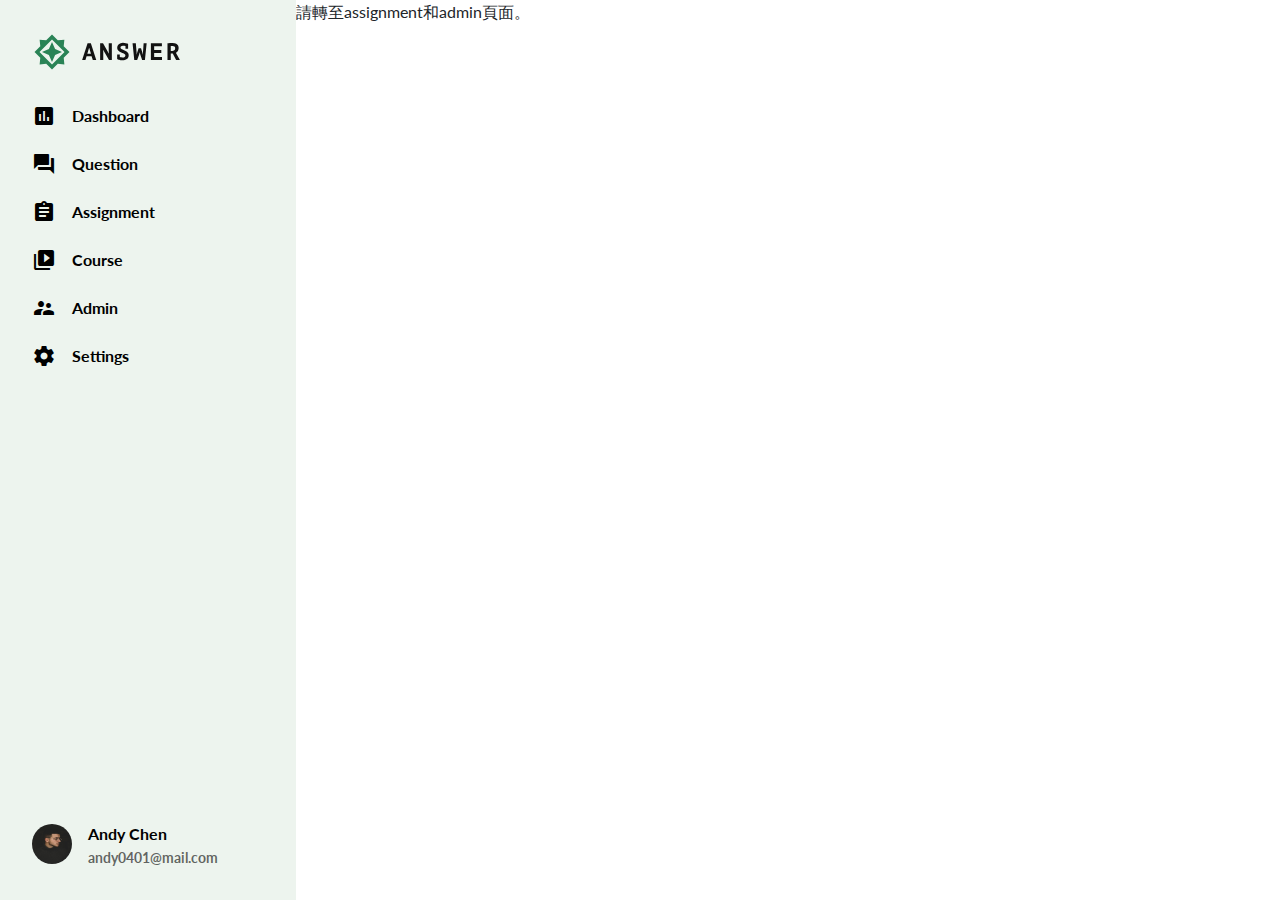
<file: index.html>
<!DOCTYPE html>
<html lang="en">

<head>
  <meta charset="UTF-8" />
  <meta name="viewport" content="width=device-width, initial-scale=1.0" />
  <meta http-equiv="X-UA-Compatible" content="ie=edge" />
  <title>首頁</title>
  <!-- Material Icon -->
  <link href="https://fonts.googleapis.com/icon?family=Material+Icons" rel="stylesheet" />
  <!-- bootstrap 4 css-->
  <link rel="stylesheet" href="https://cdnjs.cloudflare.com/ajax/libs/twitter-bootstrap/4.4.1/css/bootstrap.css" />
  <!-- css file -->
  <link rel="stylesheet" href="./assets/style/all.css" />
</head>

<body>
  <div class="wrap d-flex">
    <!-- 左邊選單區塊 -->
    <nav class="sideBar">
      <div class="container d-flex flex-column justify-content-between">
        <div class="sideBar-header">
          <h1 class="logo mb-2">
            <a href="index.html">
              <img src="assets/images/logo-ANSWER.svg" alt="" />
            </a>
          </h1>
          <ul class="sideBar-list list-unstyled">
            <li class="sideBar-list-item">
              <a href="#"><i class="material-icons">insert_chart</i>Dashboard</a>
            </li>
            <li class="sideBar-list-item">
              <a href="#"><i class="material-icons">forum</i>Question</a>
            </li>
            <li class="sideBar-list-item">
              <a href="assignment.html"><i class="material-icons">assignment</i>Assignment</a>
            </li>
            <li class="sideBar-list-item">
              <a href="#"><i class="material-icons">video_library</i>Course</a>
            </li>
            <li class="sideBar-list-item">
              <a href="admin.html"><i class="material-icons">supervisor_account</i>Admin</a>
            </li>
            <li class="sideBar-list-item">
              <a href="#"><i class="material-icons">settings</i>Settings</a>
            </li>
          </ul>
        </div>
        <div class="sideBar-footer">
          <div class="account media">
            <img src="assets/images/andychen.jpeg" class="accountPhoto mr-3" alt="..." />
            <div class="media-body">
              <h5 class="mt-0">Andy Chen</h5>
              andy0401@mail.com
            </div>
          </div>
        </div>
      </div>
    </nav>

    <main>
  請轉至assignment和admin頁面。
</main>
  </div>

  <script src="./assets/js/vendors.js"></script>
  <!-- bootstrap 4 js-->
  <script src="https://cdnjs.cloudflare.com/ajax/libs/popper.js/1.14.6/umd/popper.min.js"
    integrity="sha384-wHAiFfRlMFy6i5SRaxvfOCifBUQy1xHdJ/yoi7FRNXMRBu5WHdZYu1hA6ZOblgut"
    crossorigin="anonymous"></script>
  <script src="https://stackpath.bootstrapcdn.com/bootstrap/4.2.1/js/bootstrap.min.js"
    integrity="sha384-B0UglyR+jN6CkvvICOB2joaf5I4l3gm9GU6Hc1og6Ls7i6U/mkkaduKaBhlAXv9k"
    crossorigin="anonymous"></script>
  <script src="./assets/js/all.js"></script>
</body>

</html>
</file>
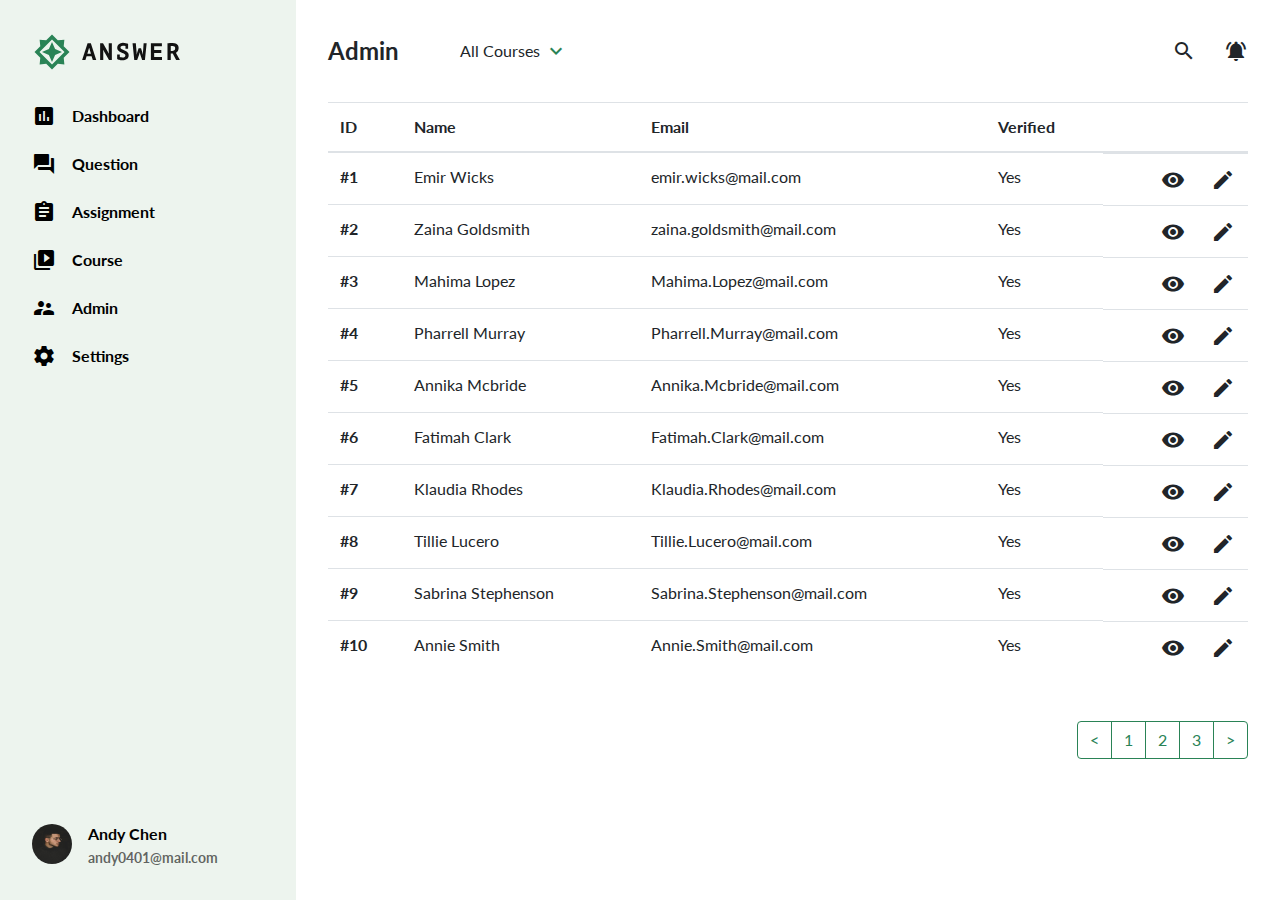
<file: admin.html>
<!DOCTYPE html>
<html lang="en">

<head>
  <meta charset="UTF-8" />
  <meta name="viewport" content="width=device-width, initial-scale=1.0" />
  <meta http-equiv="X-UA-Compatible" content="ie=edge" />
  <title>admin</title>
  <!-- Material Icon -->
  <link href="https://fonts.googleapis.com/icon?family=Material+Icons" rel="stylesheet" />
  <!-- bootstrap 4 css-->
  <link rel="stylesheet" href="https://cdnjs.cloudflare.com/ajax/libs/twitter-bootstrap/4.4.1/css/bootstrap.css" />
  <!-- css file -->
  <link rel="stylesheet" href="./assets/style/all.css" />
</head>

<body>
  <div class="wrap d-flex">
    <!-- 左邊選單區塊 -->
    <nav class="sideBar">
      <div class="container d-flex flex-column justify-content-between">
        <div class="sideBar-header">
          <h1 class="logo mb-2">
            <a href="index.html">
              <img src="assets/images/logo-ANSWER.svg" alt="" />
            </a>
          </h1>
          <ul class="sideBar-list list-unstyled">
            <li class="sideBar-list-item">
              <a href="#"><i class="material-icons">insert_chart</i>Dashboard</a>
            </li>
            <li class="sideBar-list-item">
              <a href="#"><i class="material-icons">forum</i>Question</a>
            </li>
            <li class="sideBar-list-item">
              <a href="assignment.html"><i class="material-icons">assignment</i>Assignment</a>
            </li>
            <li class="sideBar-list-item">
              <a href="#"><i class="material-icons">video_library</i>Course</a>
            </li>
            <li class="sideBar-list-item">
              <a href="admin.html"><i class="material-icons">supervisor_account</i>Admin</a>
            </li>
            <li class="sideBar-list-item">
              <a href="#"><i class="material-icons">settings</i>Settings</a>
            </li>
          </ul>
        </div>
        <div class="sideBar-footer">
          <div class="account media">
            <img src="assets/images/andychen.jpeg" class="accountPhoto mr-3" alt="..." />
            <div class="media-body">
              <h5 class="mt-0">Andy Chen</h5>
              andy0401@mail.com
            </div>
          </div>
        </div>
      </div>
    </nav>

    
<main class="admin w-100">
  <div class="container">
    <!--主要內容上方區塊 -->
    <div class="assignment-header d-flex justify-content-between align-items-center">
      <div class="assignment-header-item d-flex align-items-center">
        <h2 class="mb-0 mr-48">Admin</h2>
        <div class="dropdown">
          <a class="btn pri-text" href="#" role="button" id="dropdownMenuLink" data-toggle="dropdown"
            aria-haspopup="true" aria-expanded="false">
            All Courses
            <i class="material-icons secondary-color">expand_more</i>
          </a>
          <div class="dropdown-menu" aria-labelledby="dropdownMenuLink">
            <a class="dropdown-item" href="#">Action</a>
            <a class="dropdown-item" href="#">Another action</a>
            <a class="dropdown-item" href="#">Something else here</a>
          </div>
        </div>
      </div>
      <div class="assignment-header-item">
        <i class="material-icons mr-24">search</i>
        <i class="material-icons">notifications_active</i>
      </div>
    </div>
    <!-- 主要內容下方區塊 -->
    <table class="table mb-5">
      <thead>
        <tr>
          <th scope="col">ID</th>
          <th scope="col">Name</th>
          <th scope="col">Email</th>
          <th scope="col">Verified</th>
          <th scope="col"></th>
        </tr>
      </thead>
      <tbody>
        <tr>
          <th scope="row">#1</th>
          <td>Emir Wicks</td>
          <td>emir.wicks@mail.com</td>
          <td>Yes</td>
          <td class="d-flex justify-content-end">
            <div class="view">
              <!-- Button trigger modal -->
              <button type="button" class="btn p-0" data-toggle="modal" data-target="#exampleModalCenter">
                <i class="material-icons mr-24">remove_red_eye</i>
              </button>

              <!-- Modal -->
              <div class="modal fade" id="exampleModalCenter" tabindex="-1" role="dialog"
                aria-labelledby="exampleModalCenterTitle" aria-hidden="true">
                <div class="modal-dialog modal-dialog-centered" role="document">
                  <div class="modal-content p-3">
                    <div class="modal-header">
                      <div class="viewPhoto mr-24"></div>
                      <div class="view-content">
                        <p>#1</p>
                        <p>Admin</p>
                        <p class="h4"><b>Emir Wicks</b></p>
                        <small class="text-muted">emir.wicks@mail.com</small>
                      </div>
                      <button type="button" class="close" data-dismiss="modal" aria-label="Close">
                        <span aria-hidden="true">&times;</span>
                      </button>
                    </div>
                  </div>
                </div>
              </div>
            </div>
            <div class="edit">
              <!-- Button trigger modal -->
              <button type="button" class="btn p-0" data-toggle="modal" data-target="#exampleModal">
                <i class="material-icons">edit</i>
              </button>

              <!-- Modal -->
              <div class="modal fade" id="exampleModal" tabindex="-1" role="dialog" aria-labelledby="exampleModalLabel"
                aria-hidden="true">
                <div class="modal-dialog" role="document">
                  <div class="modal-content">
                    <div class="modal-header">
                      <h4 class="modal-title" id="exampleModalLabel"><b>Edit Admin</b></h4>
                      <button type="button" class="close" data-dismiss="modal" aria-label="Close">
                        <span aria-hidden="true">&times;</span>
                      </button>
                    </div>
                    <div class="modal-body">
                      <h5><b>Account</b></h5>
                      <label for="name">Name</label><br>
                      <input type="text" id="name" class="accountInfo w-100" placeholder="your name">
                      <label for="email">Email</label><br>
                      <input type="text" id="email" class="accountInfo w-100" placeholder="your e-mail">
                    </div>
                    <div class="modal-footer">
                      <button type="button" class="btn btn-outline-secondary cancel-btn"
                        data-dismiss="modal"><b>Cancel</b></button>
                      <button type="button" class="btn pri-btn"><b>Update</b></button>
                    </div>
                  </div>
                </div>
              </div>
            </div>
          </td>
        </tr>
        <tr>
          <th scope="row">#2</th>
          <td>Zaina Goldsmith</td>
          <td>zaina.goldsmith@mail.com</td>
          <td>Yes</td>
          <td class="d-flex justify-content-end">
            <div class="view">
              <!-- Button trigger modal -->
              <button type="button" class="btn p-0" data-toggle="modal" data-target="#exampleModalCenter">
                <i class="material-icons mr-24">remove_red_eye</i>
              </button>

              <!-- Modal -->
              <div class="modal fade" id="exampleModalCenter" tabindex="-1" role="dialog"
                aria-labelledby="exampleModalCenterTitle" aria-hidden="true">
                <div class="modal-dialog modal-dialog-centered" role="document">
                  <div class="modal-content p-3">
                    <div class="modal-header">
                      <div class="viewPhoto mr-24"></div>
                      <div class="view-content">
                        <p>#1</p>
                        <p>Admin</p>
                        <p class="h4"><b>Emir Wicks</b></p>
                        <small class="text-muted">emir.wicks@mail.com</small>
                      </div>
                      <button type="button" class="close" data-dismiss="modal" aria-label="Close">
                        <span aria-hidden="true">&times;</span>
                      </button>
                    </div>
                  </div>
                </div>
              </div>
            </div>
            <div class="edit">
              <!-- Button trigger modal -->
              <button type="button" class="btn p-0" data-toggle="modal" data-target="#exampleModal">
                <i class="material-icons">edit</i>
              </button>

              <!-- Modal -->
              <div class="modal fade" id="exampleModal" tabindex="-1" role="dialog" aria-labelledby="exampleModalLabel"
                aria-hidden="true">
                <div class="modal-dialog" role="document">
                  <div class="modal-content">
                    <div class="modal-header">
                      <h4 class="modal-title" id="exampleModalLabel"><b>Edit Admin</b></h4>
                      <button type="button" class="close" data-dismiss="modal" aria-label="Close">
                        <span aria-hidden="true">&times;</span>
                      </button>
                    </div>
                    <div class="modal-body">
                      <h5><b>Account</b></h5>
                      <label for="name">Name</label><br>
                      <input type="text" id="name" class="accountInfo w-100" placeholder="your name">
                      <label for="email">Email</label><br>
                      <input type="text" id="email" class="accountInfo w-100" placeholder="your e-mail">
                    </div>
                    <div class="modal-footer">
                      <button type="button" class="btn btn-outline-secondary cancel-btn"
                        data-dismiss="modal"><b>Cancel</b></button>
                      <button type="button" class="btn pri-btn"><b>Update</b></button>
                    </div>
                  </div>
                </div>
              </div>
            </div>
          </td>
        </tr>
        <tr>
          <th scope="row">#3</th>
          <td>Mahima Lopez</td>
          <td>Mahima.Lopez@mail.com</td>
          <td>Yes</td>
          <td class="d-flex justify-content-end">
            <div class="view">
              <!-- Button trigger modal -->
              <button type="button" class="btn p-0" data-toggle="modal" data-target="#exampleModalCenter">
                <i class="material-icons mr-24">remove_red_eye</i>
              </button>

              <!-- Modal -->
              <div class="modal fade" id="exampleModalCenter" tabindex="-1" role="dialog"
                aria-labelledby="exampleModalCenterTitle" aria-hidden="true">
                <div class="modal-dialog modal-dialog-centered" role="document">
                  <div class="modal-content p-3">
                    <div class="modal-header">
                      <div class="viewPhoto mr-24"></div>
                      <div class="view-content">
                        <p>#1</p>
                        <p>Admin</p>
                        <p class="h4"><b>Emir Wicks</b></p>
                        <small class="text-muted">emir.wicks@mail.com</small>
                      </div>
                      <button type="button" class="close" data-dismiss="modal" aria-label="Close">
                        <span aria-hidden="true">&times;</span>
                      </button>
                    </div>
                  </div>
                </div>
              </div>
            </div>
            <div class="edit">
              <!-- Button trigger modal -->
              <button type="button" class="btn p-0" data-toggle="modal" data-target="#exampleModal">
                <i class="material-icons">edit</i>
              </button>

              <!-- Modal -->
              <div class="modal fade" id="exampleModal" tabindex="-1" role="dialog" aria-labelledby="exampleModalLabel"
                aria-hidden="true">
                <div class="modal-dialog" role="document">
                  <div class="modal-content">
                    <div class="modal-header">
                      <h4 class="modal-title" id="exampleModalLabel"><b>Edit Admin</b></h4>
                      <button type="button" class="close" data-dismiss="modal" aria-label="Close">
                        <span aria-hidden="true">&times;</span>
                      </button>
                    </div>
                    <div class="modal-body">
                      <h5><b>Account</b></h5>
                      <label for="name">Name</label><br>
                      <input type="text" id="name" class="accountInfo w-100" placeholder="your name">
                      <label for="email">Email</label><br>
                      <input type="text" id="email" class="accountInfo w-100" placeholder="your e-mail">
                    </div>
                    <div class="modal-footer">
                      <button type="button" class="btn btn-outline-secondary cancel-btn"
                        data-dismiss="modal"><b>Cancel</b></button>
                      <button type="button" class="btn pri-btn"><b>Update</b></button>
                    </div>
                  </div>
                </div>
              </div>
            </div>
          </td>
        </tr>
        <tr>
          <th scope="row">#4</th>
          <td>Pharrell Murray</td>
          <td>Pharrell.Murray@mail.com</td>
          <td>Yes</td>
          <td class="d-flex justify-content-end">
            <div class="view">
              <!-- Button trigger modal -->
              <button type="button" class="btn p-0" data-toggle="modal" data-target="#exampleModalCenter">
                <i class="material-icons mr-24">remove_red_eye</i>
              </button>

              <!-- Modal -->
              <div class="modal fade" id="exampleModalCenter" tabindex="-1" role="dialog"
                aria-labelledby="exampleModalCenterTitle" aria-hidden="true">
                <div class="modal-dialog modal-dialog-centered" role="document">
                  <div class="modal-content p-3">
                    <div class="modal-header">
                      <div class="viewPhoto mr-24"></div>
                      <div class="view-content">
                        <p>#1</p>
                        <p>Admin</p>
                        <p class="h4"><b>Emir Wicks</b></p>
                        <small class="text-muted">emir.wicks@mail.com</small>
                      </div>
                      <button type="button" class="close" data-dismiss="modal" aria-label="Close">
                        <span aria-hidden="true">&times;</span>
                      </button>
                    </div>
                  </div>
                </div>
              </div>
            </div>
            <div class="edit">
              <!-- Button trigger modal -->
              <button type="button" class="btn p-0" data-toggle="modal" data-target="#exampleModal">
                <i class="material-icons">edit</i>
              </button>

              <!-- Modal -->
              <div class="modal fade" id="exampleModal" tabindex="-1" role="dialog" aria-labelledby="exampleModalLabel"
                aria-hidden="true">
                <div class="modal-dialog" role="document">
                  <div class="modal-content">
                    <div class="modal-header">
                      <h4 class="modal-title" id="exampleModalLabel"><b>Edit Admin</b></h4>
                      <button type="button" class="close" data-dismiss="modal" aria-label="Close">
                        <span aria-hidden="true">&times;</span>
                      </button>
                    </div>
                    <div class="modal-body">
                      <h5><b>Account</b></h5>
                      <label for="name">Name</label><br>
                      <input type="text" id="name" class="accountInfo w-100" placeholder="your name">
                      <label for="email">Email</label><br>
                      <input type="text" id="email" class="accountInfo w-100" placeholder="your e-mail">
                    </div>
                    <div class="modal-footer">
                      <button type="button" class="btn btn-outline-secondary cancel-btn"
                        data-dismiss="modal"><b>Cancel</b></button>
                      <button type="button" class="btn pri-btn"><b>Update</b></button>
                    </div>
                  </div>
                </div>
              </div>
            </div>
          </td>
        </tr>
        <tr>
          <th scope="row">#5</th>
          <td>Annika Mcbride</td>
          <td>Annika.Mcbride@mail.com</td>
          <td>Yes</td>
          <td class="d-flex justify-content-end">
            <div class="view">
              <!-- Button trigger modal -->
              <button type="button" class="btn p-0" data-toggle="modal" data-target="#exampleModalCenter">
                <i class="material-icons mr-24">remove_red_eye</i>
              </button>

              <!-- Modal -->
              <div class="modal fade" id="exampleModalCenter" tabindex="-1" role="dialog"
                aria-labelledby="exampleModalCenterTitle" aria-hidden="true">
                <div class="modal-dialog modal-dialog-centered" role="document">
                  <div class="modal-content p-3">
                    <div class="modal-header">
                      <div class="viewPhoto mr-24"></div>
                      <div class="view-content">
                        <p>#1</p>
                        <p>Admin</p>
                        <p class="h4"><b>Emir Wicks</b></p>
                        <small class="text-muted">emir.wicks@mail.com</small>
                      </div>
                      <button type="button" class="close" data-dismiss="modal" aria-label="Close">
                        <span aria-hidden="true">&times;</span>
                      </button>
                    </div>
                  </div>
                </div>
              </div>
            </div>
            <div class="edit">
              <!-- Button trigger modal -->
              <button type="button" class="btn p-0" data-toggle="modal" data-target="#exampleModal">
                <i class="material-icons">edit</i>
              </button>

              <!-- Modal -->
              <div class="modal fade" id="exampleModal" tabindex="-1" role="dialog" aria-labelledby="exampleModalLabel"
                aria-hidden="true">
                <div class="modal-dialog" role="document">
                  <div class="modal-content">
                    <div class="modal-header">
                      <h4 class="modal-title" id="exampleModalLabel"><b>Edit Admin</b></h4>
                      <button type="button" class="close" data-dismiss="modal" aria-label="Close">
                        <span aria-hidden="true">&times;</span>
                      </button>
                    </div>
                    <div class="modal-body">
                      <h5><b>Account</b></h5>
                      <label for="name">Name</label><br>
                      <input type="text" id="name" class="accountInfo w-100" placeholder="your name">
                      <label for="email">Email</label><br>
                      <input type="text" id="email" class="accountInfo w-100" placeholder="your e-mail">
                    </div>
                    <div class="modal-footer">
                      <button type="button" class="btn btn-outline-secondary cancel-btn"
                        data-dismiss="modal"><b>Cancel</b></button>
                      <button type="button" class="btn pri-btn"><b>Update</b></button>
                    </div>
                  </div>
                </div>
              </div>
            </div>
          </td>
        </tr>
        <tr>
          <th scope="row">#6</th>
          <td>Fatimah Clark</td>
          <td>Fatimah.Clark@mail.com</td>
          <td>Yes</td>
          <td class="d-flex justify-content-end">
            <div class="view">
              <!-- Button trigger modal -->
              <button type="button" class="btn p-0" data-toggle="modal" data-target="#exampleModalCenter">
                <i class="material-icons mr-24">remove_red_eye</i>
              </button>

              <!-- Modal -->
              <div class="modal fade" id="exampleModalCenter" tabindex="-1" role="dialog"
                aria-labelledby="exampleModalCenterTitle" aria-hidden="true">
                <div class="modal-dialog modal-dialog-centered" role="document">
                  <div class="modal-content p-3">
                    <div class="modal-header">
                      <div class="viewPhoto mr-24"></div>
                      <div class="view-content">
                        <p>#1</p>
                        <p>Admin</p>
                        <p class="h4"><b>Emir Wicks</b></p>
                        <small class="text-muted">emir.wicks@mail.com</small>
                      </div>
                      <button type="button" class="close" data-dismiss="modal" aria-label="Close">
                        <span aria-hidden="true">&times;</span>
                      </button>
                    </div>
                  </div>
                </div>
              </div>
            </div>
            <div class="edit">
              <!-- Button trigger modal -->
              <button type="button" class="btn p-0" data-toggle="modal" data-target="#exampleModal">
                <i class="material-icons">edit</i>
              </button>

              <!-- Modal -->
              <div class="modal fade" id="exampleModal" tabindex="-1" role="dialog" aria-labelledby="exampleModalLabel"
                aria-hidden="true">
                <div class="modal-dialog" role="document">
                  <div class="modal-content">
                    <div class="modal-header">
                      <h4 class="modal-title" id="exampleModalLabel"><b>Edit Admin</b></h4>
                      <button type="button" class="close" data-dismiss="modal" aria-label="Close">
                        <span aria-hidden="true">&times;</span>
                      </button>
                    </div>
                    <div class="modal-body">
                      <h5><b>Account</b></h5>
                      <label for="name">Name</label><br>
                      <input type="text" id="name" class="accountInfo w-100" placeholder="your name">
                      <label for="email">Email</label><br>
                      <input type="text" id="email" class="accountInfo w-100" placeholder="your e-mail">
                    </div>
                    <div class="modal-footer">
                      <button type="button" class="btn btn-outline-secondary cancel-btn"
                        data-dismiss="modal"><b>Cancel</b></button>
                      <button type="button" class="btn pri-btn"><b>Update</b></button>
                    </div>
                  </div>
                </div>
              </div>
            </div>
          </td>
        </tr>
        <tr>
          <th scope="row">#7</th>
          <td>Klaudia Rhodes</td>
          <td>Klaudia.Rhodes@mail.com</td>
          <td>Yes</td>
          <td class="d-flex justify-content-end">
            <div class="view">
              <!-- Button trigger modal -->
              <button type="button" class="btn p-0" data-toggle="modal" data-target="#exampleModalCenter">
                <i class="material-icons mr-24">remove_red_eye</i>
              </button>

              <!-- Modal -->
              <div class="modal fade" id="exampleModalCenter" tabindex="-1" role="dialog"
                aria-labelledby="exampleModalCenterTitle" aria-hidden="true">
                <div class="modal-dialog modal-dialog-centered" role="document">
                  <div class="modal-content p-3">
                    <div class="modal-header">
                      <div class="viewPhoto mr-24"></div>
                      <div class="view-content">
                        <p>#1</p>
                        <p>Admin</p>
                        <p class="h4"><b>Emir Wicks</b></p>
                        <small class="text-muted">emir.wicks@mail.com</small>
                      </div>
                      <button type="button" class="close" data-dismiss="modal" aria-label="Close">
                        <span aria-hidden="true">&times;</span>
                      </button>
                    </div>
                  </div>
                </div>
              </div>
            </div>
            <div class="edit">
              <!-- Button trigger modal -->
              <button type="button" class="btn p-0" data-toggle="modal" data-target="#exampleModal">
                <i class="material-icons">edit</i>
              </button>

              <!-- Modal -->
              <div class="modal fade" id="exampleModal" tabindex="-1" role="dialog" aria-labelledby="exampleModalLabel"
                aria-hidden="true">
                <div class="modal-dialog" role="document">
                  <div class="modal-content">
                    <div class="modal-header">
                      <h4 class="modal-title" id="exampleModalLabel"><b>Edit Admin</b></h4>
                      <button type="button" class="close" data-dismiss="modal" aria-label="Close">
                        <span aria-hidden="true">&times;</span>
                      </button>
                    </div>
                    <div class="modal-body">
                      <h5><b>Account</b></h5>
                      <label for="name">Name</label><br>
                      <input type="text" id="name" class="accountInfo w-100" placeholder="your name">
                      <label for="email">Email</label><br>
                      <input type="text" id="email" class="accountInfo w-100" placeholder="your e-mail">
                    </div>
                    <div class="modal-footer">
                      <button type="button" class="btn btn-outline-secondary cancel-btn"
                        data-dismiss="modal"><b>Cancel</b></button>
                      <button type="button" class="btn pri-btn"><b>Update</b></button>
                    </div>
                  </div>
                </div>
              </div>
            </div>
          </td>
        </tr>
        <tr>
          <th scope="row">#8</th>
          <td>Tillie Lucero</td>
          <td>Tillie.Lucero@mail.com</td>
          <td>Yes</td>
          <td class="d-flex justify-content-end">
            <div class="view">
              <!-- Button trigger modal -->
              <button type="button" class="btn p-0" data-toggle="modal" data-target="#exampleModalCenter">
                <i class="material-icons mr-24">remove_red_eye</i>
              </button>

              <!-- Modal -->
              <div class="modal fade" id="exampleModalCenter" tabindex="-1" role="dialog"
                aria-labelledby="exampleModalCenterTitle" aria-hidden="true">
                <div class="modal-dialog modal-dialog-centered" role="document">
                  <div class="modal-content p-3">
                    <div class="modal-header">
                      <div class="viewPhoto mr-24"></div>
                      <div class="view-content">
                        <p>#1</p>
                        <p>Admin</p>
                        <p class="h4"><b>Emir Wicks</b></p>
                        <small class="text-muted">emir.wicks@mail.com</small>
                      </div>
                      <button type="button" class="close" data-dismiss="modal" aria-label="Close">
                        <span aria-hidden="true">&times;</span>
                      </button>
                    </div>
                  </div>
                </div>
              </div>
            </div>
            <div class="edit">
              <!-- Button trigger modal -->
              <button type="button" class="btn p-0" data-toggle="modal" data-target="#exampleModal">
                <i class="material-icons">edit</i>
              </button>

              <!-- Modal -->
              <div class="modal fade" id="exampleModal" tabindex="-1" role="dialog" aria-labelledby="exampleModalLabel"
                aria-hidden="true">
                <div class="modal-dialog" role="document">
                  <div class="modal-content">
                    <div class="modal-header">
                      <h4 class="modal-title" id="exampleModalLabel"><b>Edit Admin</b></h4>
                      <button type="button" class="close" data-dismiss="modal" aria-label="Close">
                        <span aria-hidden="true">&times;</span>
                      </button>
                    </div>
                    <div class="modal-body">
                      <h5><b>Account</b></h5>
                      <label for="name">Name</label><br>
                      <input type="text" id="name" class="accountInfo w-100" placeholder="your name">
                      <label for="email">Email</label><br>
                      <input type="text" id="email" class="accountInfo w-100" placeholder="your e-mail">
                    </div>
                    <div class="modal-footer">
                      <button type="button" class="btn btn-outline-secondary cancel-btn"
                        data-dismiss="modal"><b>Cancel</b></button>
                      <button type="button" class="btn pri-btn"><b>Update</b></button>
                    </div>
                  </div>
                </div>
              </div>
            </div>
          </td>
        </tr>
        <tr>
          <th scope="row">#9</th>
          <td>Sabrina Stephenson</td>
          <td>Sabrina.Stephenson@mail.com</td>
          <td>Yes</td>
          <td class="d-flex justify-content-end">
            <div class="view">
              <!-- Button trigger modal -->
              <button type="button" class="btn p-0" data-toggle="modal" data-target="#exampleModalCenter">
                <i class="material-icons mr-24">remove_red_eye</i>
              </button>

              <!-- Modal -->
              <div class="modal fade" id="exampleModalCenter" tabindex="-1" role="dialog"
                aria-labelledby="exampleModalCenterTitle" aria-hidden="true">
                <div class="modal-dialog modal-dialog-centered" role="document">
                  <div class="modal-content p-3">
                    <div class="modal-header">
                      <div class="viewPhoto mr-24"></div>
                      <div class="view-content">
                        <p>#1</p>
                        <p>Admin</p>
                        <p class="h4"><b>Emir Wicks</b></p>
                        <small class="text-muted">emir.wicks@mail.com</small>
                      </div>
                      <button type="button" class="close" data-dismiss="modal" aria-label="Close">
                        <span aria-hidden="true">&times;</span>
                      </button>
                    </div>
                  </div>
                </div>
              </div>
            </div>
            <div class="edit">
              <!-- Button trigger modal -->
              <button type="button" class="btn p-0" data-toggle="modal" data-target="#exampleModal">
                <i class="material-icons">edit</i>
              </button>

              <!-- Modal -->
              <div class="modal fade" id="exampleModal" tabindex="-1" role="dialog" aria-labelledby="exampleModalLabel"
                aria-hidden="true">
                <div class="modal-dialog" role="document">
                  <div class="modal-content">
                    <div class="modal-header">
                      <h4 class="modal-title" id="exampleModalLabel"><b>Edit Admin</b></h4>
                      <button type="button" class="close" data-dismiss="modal" aria-label="Close">
                        <span aria-hidden="true">&times;</span>
                      </button>
                    </div>
                    <div class="modal-body">
                      <h5><b>Account</b></h5>
                      <label for="name">Name</label><br>
                      <input type="text" id="name" class="accountInfo w-100" placeholder="your name">
                      <label for="email">Email</label><br>
                      <input type="text" id="email" class="accountInfo w-100" placeholder="your e-mail">
                    </div>
                    <div class="modal-footer">
                      <button type="button" class="btn btn-outline-secondary cancel-btn"
                        data-dismiss="modal"><b>Cancel</b></button>
                      <button type="button" class="btn pri-btn"><b>Update</b></button>
                    </div>
                  </div>
                </div>
              </div>
            </div>
          </td>
        </tr>
        <tr>
          <th scope="row">#10</th>
          <td>Annie Smith</td>
          <td>Annie.Smith@mail.com</td>
          <td>Yes</td>
          <td class="d-flex justify-content-end">
            <div class="view">
              <!-- Button trigger modal -->
              <button type="button" class="btn p-0" data-toggle="modal" data-target="#exampleModalCenter">
                <i class="material-icons mr-24">remove_red_eye</i>
              </button>

              <!-- Modal -->
              <div class="modal fade" id="exampleModalCenter" tabindex="-1" role="dialog"
                aria-labelledby="exampleModalCenterTitle" aria-hidden="true">
                <div class="modal-dialog modal-dialog-centered" role="document">
                  <div class="modal-content p-3">
                    <div class="modal-header">
                      <div class="viewPhoto mr-24"></div>
                      <div class="view-content">
                        <p>#1</p>
                        <p>Admin</p>
                        <p class="h4"><b>Emir Wicks</b></p>
                        <small class="text-muted">emir.wicks@mail.com</small>
                      </div>
                      <button type="button" class="close" data-dismiss="modal" aria-label="Close">
                        <span aria-hidden="true">&times;</span>
                      </button>
                    </div>
                  </div>
                </div>
              </div>
            </div>
            <div class="edit">
              <!-- Button trigger modal -->
              <button type="button" class="btn p-0" data-toggle="modal" data-target="#exampleModal">
                <i class="material-icons">edit</i>
              </button>

              <!-- Modal -->
              <div class="modal fade" id="exampleModal" tabindex="-1" role="dialog" aria-labelledby="exampleModalLabel"
                aria-hidden="true">
                <div class="modal-dialog" role="document">
                  <div class="modal-content">
                    <div class="modal-header">
                      <h4 class="modal-title" id="exampleModalLabel"><b>Edit Admin</b></h4>
                      <button type="button" class="close" data-dismiss="modal" aria-label="Close">
                        <span aria-hidden="true">&times;</span>
                      </button>
                    </div>
                    <div class="modal-body">
                      <h5><b>Account</b></h5>
                      <label for="name">Name</label><br>
                      <input type="text" id="name" class="accountInfo w-100" placeholder="your name">
                      <label for="email">Email</label><br>
                      <input type="text" id="email" class="accountInfo w-100" placeholder="your e-mail">
                    </div>
                    <div class="modal-footer">
                      <button type="button" class="btn btn-outline-secondary cancel-btn"
                        data-dismiss="modal"><b>Cancel</b></button>
                      <button type="button" class="btn pri-btn"><b>Update</b></button>
                    </div>
                  </div>
                </div>
              </div>
            </div>
          </td>
        </tr>
      </tbody>
    </table>
    <nav aria-label="Page navigation example">
      <ul class="pagination">
        <li class="page-item">
          <a class="page-link" href="#" aria-label="Previous">
            <span aria-hidden="true">&lt;</span>
          </a>
        </li>
        <li class="page-item"><a class="page-link" href="#">1</a></li>
        <li class="page-item"><a class="page-link" href="#">2</a></li>
        <li class="page-item"><a class="page-link" href="#">3</a></li>
        <li class="page-item">
          <a class="page-link" href="#" aria-label="Next">
            <span aria-hidden="true">&gt;</span>
          </a>
        </li>
      </ul>
    </nav>
  </div>
</main>
  </div>

  <script src="./assets/js/vendors.js"></script>
  <!-- bootstrap 4 js-->
  <script src="https://cdnjs.cloudflare.com/ajax/libs/popper.js/1.14.6/umd/popper.min.js"
    integrity="sha384-wHAiFfRlMFy6i5SRaxvfOCifBUQy1xHdJ/yoi7FRNXMRBu5WHdZYu1hA6ZOblgut"
    crossorigin="anonymous"></script>
  <script src="https://stackpath.bootstrapcdn.com/bootstrap/4.2.1/js/bootstrap.min.js"
    integrity="sha384-B0UglyR+jN6CkvvICOB2joaf5I4l3gm9GU6Hc1og6Ls7i6U/mkkaduKaBhlAXv9k"
    crossorigin="anonymous"></script>
  <script src="./assets/js/all.js"></script>
</body>

</html>
</file>
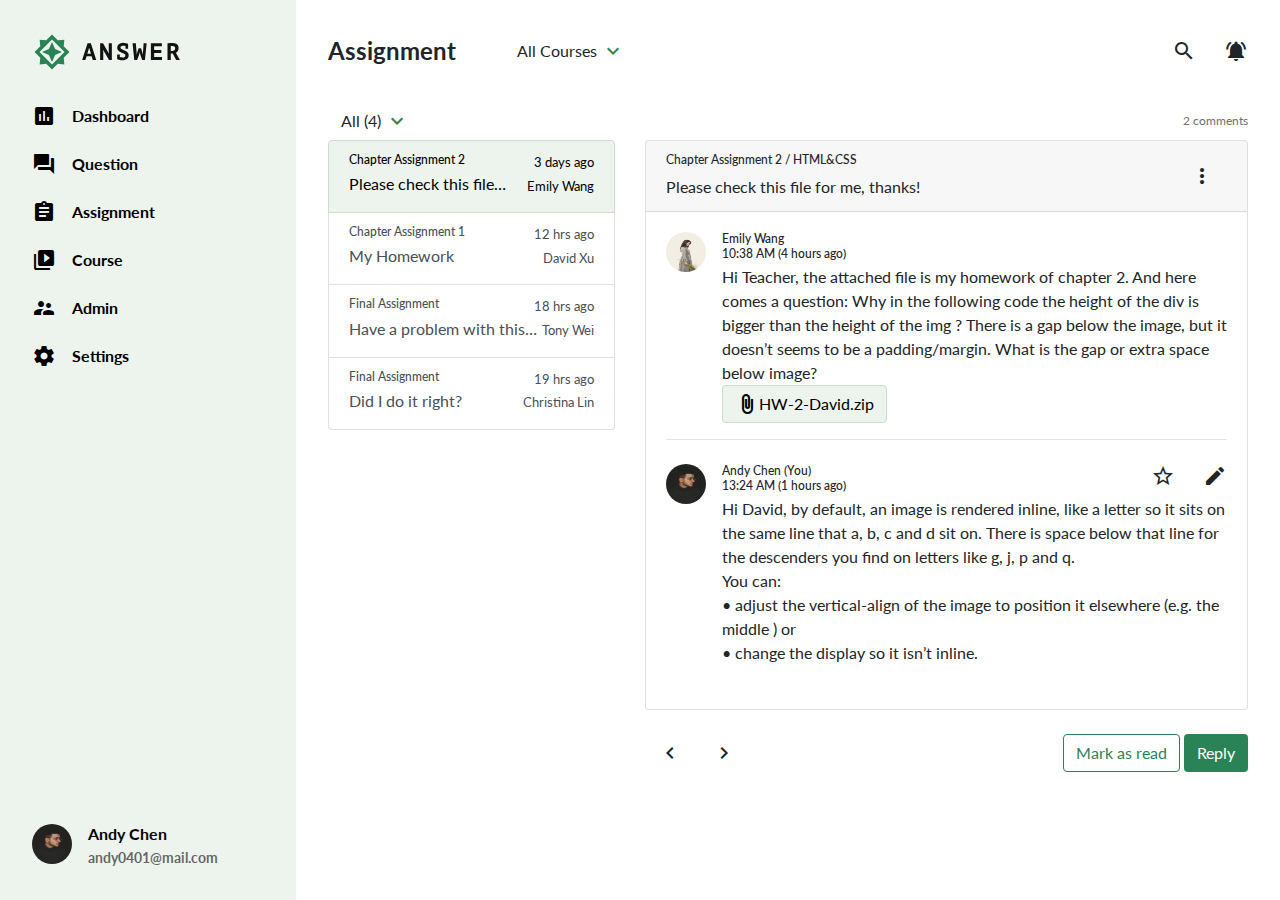
<file: assignment.html>
<!DOCTYPE html>
<html lang="en">

<head>
  <meta charset="UTF-8" />
  <meta name="viewport" content="width=device-width, initial-scale=1.0" />
  <meta http-equiv="X-UA-Compatible" content="ie=edge" />
  <title>assignment</title>
  <!-- Material Icon -->
  <link href="https://fonts.googleapis.com/icon?family=Material+Icons" rel="stylesheet" />
  <!-- bootstrap 4 css-->
  <link rel="stylesheet" href="https://cdnjs.cloudflare.com/ajax/libs/twitter-bootstrap/4.4.1/css/bootstrap.css" />
  <!-- css file -->
  <link rel="stylesheet" href="./assets/style/all.css" />
</head>

<body>
  <div class="wrap d-flex">
    <!-- 左邊選單區塊 -->
    <nav class="sideBar">
      <div class="container d-flex flex-column justify-content-between">
        <div class="sideBar-header">
          <h1 class="logo mb-2">
            <a href="index.html">
              <img src="assets/images/logo-ANSWER.svg" alt="" />
            </a>
          </h1>
          <ul class="sideBar-list list-unstyled">
            <li class="sideBar-list-item">
              <a href="#"><i class="material-icons">insert_chart</i>Dashboard</a>
            </li>
            <li class="sideBar-list-item">
              <a href="#"><i class="material-icons">forum</i>Question</a>
            </li>
            <li class="sideBar-list-item">
              <a href="assignment.html"><i class="material-icons">assignment</i>Assignment</a>
            </li>
            <li class="sideBar-list-item">
              <a href="#"><i class="material-icons">video_library</i>Course</a>
            </li>
            <li class="sideBar-list-item">
              <a href="admin.html"><i class="material-icons">supervisor_account</i>Admin</a>
            </li>
            <li class="sideBar-list-item">
              <a href="#"><i class="material-icons">settings</i>Settings</a>
            </li>
          </ul>
        </div>
        <div class="sideBar-footer">
          <div class="account media">
            <img src="assets/images/andychen.jpeg" class="accountPhoto mr-3" alt="..." />
            <div class="media-body">
              <h5 class="mt-0">Andy Chen</h5>
              andy0401@mail.com
            </div>
          </div>
        </div>
      </div>
    </nav>

    
<main class="assignment w-100">
  <div class="container">
    <!--主要內容上方區塊 -->
    <div class="assignment-header d-flex justify-content-between align-items-center">
      <div class="assignment-header-item d-flex align-items-center">
        <h2 class="mb-0 mr-48">Assignment</h2>
        <div class="dropdown">
          <a class="btn pri-text" href="#" role="button" id="dropdownMenuLink" data-toggle="dropdown"
            aria-haspopup="true" aria-expanded="false">
            All Courses
            <i class="material-icons secondary-color">expand_more</i>
          </a>
          <div class="dropdown-menu" aria-labelledby="dropdownMenuLink">
            <a class="dropdown-item" href="#">Action</a>
            <a class="dropdown-item" href="#">Another action</a>
            <a class="dropdown-item" href="#">Something else here</a>
          </div>
        </div>
      </div>
      <div class="assignment-header-item">
        <i class="material-icons mr-24">search</i>
        <i class="material-icons">notifications_active</i>
      </div>
    </div>
    <!-- 主要內容下方區塊 -->
    <div class="assignment-footer">
      <div class="d-flex justify-content-between align-items-center">
        <div class="dropdown">
          <a class="btn pri-text" href="#" role="button" id="dropdownMenuLink" data-toggle="dropdown"
            aria-haspopup="true" aria-expanded="false">
            All (4)
            <i class="material-icons secondary-color">expand_more</i>
          </a>

          <div class="dropdown-menu" aria-labelledby="dropdownMenuLink">

          </div>
        </div>
        <p class="sec-text">2 comments</p>
      </div>
      <div class="row">
        <!-- 左邊區塊 -->
        <div class="col-4">
          <div class="list-group" id="list-tab" role="tablist">
            <a class="list-group-item list-group-item-action active" id="list-home-list" data-toggle="list"
              href="#list-home" role="tab" aria-controls="Chapter Assignment 2">
              <div class="d-flex w-100 justify-content-between">
                <h5 class="mb-1">Chapter Assignment 2</h5>
                <small>3 days ago</small>
              </div>
              <div class="d-flex align-items-center justify-content-between">
                <p class="mb-1">
                  Please check this file…
                </p>
                <small>Emily Wang</small>
              </div>
            </a>
            <a class="list-group-item list-group-item-action" id="list-profile-list" data-toggle="list"
              href="#list-profile" role="tab" aria-controls="Chapter Assignment 1">
              <div class="d-flex w-100 justify-content-between">
                <h5 class="mb-1">Chapter Assignment 1</h5>
                <small>12 hrs ago</small>
              </div>
              <div class="d-flex align-items-center justify-content-between">
                <p class="mb-1">
                  My Homework
                </p>
                <small>David Xu</small>
              </div>
            </a>
            <a class="list-group-item list-group-item-action" id="list-messages-list" data-toggle="list"
              href="#list-messages" role="tab" aria-controls="Final Assignment">
              <div class="d-flex w-100 justify-content-between">
                <h5 class="mb-1">Final Assignment</h5>
                <small>18 hrs ago</small>
              </div>
              <div class="d-flex align-items-center justify-content-between">
                <p class="mb-1">
                  Have a problem with this…
                </p>
                <small>Tony Wei</small>
              </div>
            </a>
            <a class="list-group-item list-group-item-action" id="list-settings-list" data-toggle="list"
              href="#list-settings" role="tab" aria-controls="Final Assignment">
              <div class="d-flex w-100 justify-content-between">
                <h5 class="mb-1">Final Assignment</h5>
                <small>19 hrs ago</small>
              </div>
              <div class="d-flex align-items-center justify-content-between">
                <p class="mb-1">
                  Did I do it right?
                </p>
                <small>Christina Lin</small>
              </div>
            </a>
          </div>
        </div>
        <!-- 右邊區塊 -->
        <div class="col-8">
          <div class="tab-content" id="nav-tabContent">
            <div class="tab-pane fade show active" id="list-home" role="tabpanel" aria-labelledby="list-home-list">
              <!-- card -->
              <div class="card">
                <div class="card-header d-flex justify-content-between align-items-center">
                  <div>
                    <h5>Chapter Assignment 2 / HTML&CSS</h5>
                    <p>Please check this file for me, thanks!</p>
                  </div>
                  <a class="btn" href="#" role="button"><i class="material-icons">more_vert</i></a>
                </div>
                <div class="card-body">
                  <ul class="list-unstyled">
                    <li class="media">
                      <img src="assets/images/emilywang.jpeg" class="mr-3 rounded-circle" alt="..." />
                      <div class="media-body">
                        <h5 class="mt-0 mb-1">
                          Emily Wang
                          <br />
                          10:38 AM (4 hours ago)
                        </h5>
                        Hi Teacher, the attached file is my homework of chapter
                        2. And here comes a question: Why in the following code
                        the height of the div is bigger than the height of the
                        img ? There is a gap below the image, but it doesn’t
                        seems to be a padding/margin. What is the gap or extra
                        space below image?<br />
                        <a class="btn pri-bg" download href="#" role="button"><i
                            class="material-icons rotate90">attachment</i>HW-2-David.zip</a>
                      </div>
                    </li>
                    <hr />
                    <li class="media my-4">
                      <img src="assets/images/andychen.jpeg" class="mr-3 rounded-circle" alt="..." />
                      <div class="media-body">
                        <div class="d-flex justify-content-between">
                          <h5 class="mt-0 mb-1">
                            Andy Chen (You)<br />13:24 AM (1 hours ago)
                          </h5>
                          <div>
                            <i class="material-icons mr-24">star_border</i>
                            <i class="material-icons">edit</i>
                          </div>
                        </div>
                        Hi David, by default, an image is rendered inline, like
                        a letter so it sits on the same line that a, b, c and d
                        sit on. There is space below that line for the
                        descenders you find on letters like g, j, p and q.<br />You
                        can:<br />
                        • adjust the vertical-align of the image to position it
                        elsewhere (e.g. the middle ) or<br />
                        • change the display so it isn’t inline.
                      </div>
                    </li>
                  </ul>
                </div>
              </div>
            </div>
          </div>
          <div class="button d-flex justify-content-between mt-4">
            <div class="page switch">
              <a class="btn" href="#" role="button"><i class="material-icons">chevron_left</i></a>
              <a class="btn" href="#" role="button"><i class="material-icons">chevron_right</i></a>
            </div>
            <div class="reply">
              <input class="btn btn-outline-primary sec-btn" type="button" value="Mark as read" />
              <input class="btn pri-btn" type="submit" value="Reply" />
            </div>
          </div>
        </div>
      </div>
    </div>
  </div>
</main>
  </div>

  <script src="./assets/js/vendors.js"></script>
  <!-- bootstrap 4 js-->
  <script src="https://cdnjs.cloudflare.com/ajax/libs/popper.js/1.14.6/umd/popper.min.js"
    integrity="sha384-wHAiFfRlMFy6i5SRaxvfOCifBUQy1xHdJ/yoi7FRNXMRBu5WHdZYu1hA6ZOblgut"
    crossorigin="anonymous"></script>
  <script src="https://stackpath.bootstrapcdn.com/bootstrap/4.2.1/js/bootstrap.min.js"
    integrity="sha384-B0UglyR+jN6CkvvICOB2joaf5I4l3gm9GU6Hc1og6Ls7i6U/mkkaduKaBhlAXv9k"
    crossorigin="anonymous"></script>
  <script src="./assets/js/all.js"></script>
</body>

</html>
</file>
<file: assets/style/all.css>
@import url("https://fonts.googleapis.com/css2?family=Lato:wght@400;700&display=swap");
.mb-2 {
  margin-bottom: 2rem !important; }

.mr-1 {
  margin-right: 1rem !important; }

.mr-48 {
  margin-right: 48px; }

.mr-24 {
  margin-right: 24px; }

.fz-12 {
  font-size: 12px; }

a {
  color: #000;
  text-decoration: none; }

img {
  max-width: 100%;
  height: auto;
  display: block; }

body {
  line-height: 1.5;
  font-family: 'Lato', sans-serif; }

i {
  vertical-align: bottom; }

p {
  margin-bottom: 0; }

h2 {
  font-size: 24px;
  font-weight: bold; }

main {
  margin-left: 296px; }

.container {
  padding: 32px;
  height: 100vh; }

.list-group-item.active {
  background-color: #EDF4EE;
  border-color: #CDDDCD;
  color: #000; }

.accountPhoto {
  width: 40px;
  height: 40px;
  border-radius: 50%; }

.pri-bg {
  background-color: #EDF4EE;
  border-color: #CDDDCD;
  color: #000; }

.sec-bg {
  background-color: #2A8356;
  color: #fff; }

.pri-btn {
  background-color: #2A8356;
  color: #fff; }
  .pri-btn:hover {
    color: #fff; }

.sec-btn {
  color: #2A8356;
  border-color: #2A8356; }
  .sec-btn:hover {
    background-color: #2A8356;
    color: #ffffff;
    border-color: #2A8356; }

.btn:focus {
  -webkit-box-shadow: none;
          box-shadow: none; }

.secondary-color {
  color: #2A8356; }

.sec-text {
  font-size: 12px;
  color: #707070; }

.cancel-btn {
  color: #2A8356;
  border-color: #2A8356; }

.rotate90 {
  -webkit-transform: rotate(-90deg);
      -ms-transform: rotate(-90deg);
          transform: rotate(-90deg); }

.sideBar {
  width: 296px;
  position: fixed;
  top: 0;
  bottom: 0;
  background: #EDF4EE;
  font-weight: bold; }
  .sideBar a {
    text-decoration: none;
    display: block; }
  .sideBar i {
    margin-right: 16px; }
  .sideBar-list-item {
    margin-bottom: 24px; }
    .sideBar-list-item a {
      margin: 0 -32px;
      padding-left: 32px; }
      .sideBar-list-item a:hover, .sideBar-list-item a:focus {
        border-left: 3px solid #2A8356;
        color: #2A8356; }
  .sideBar .account {
    font-size: 14px;
    color: #0000009A;
    margin-top: auto; }
    .sideBar .account h5 {
      color: #000;
      font-size: 16px;
      font-weight: bold;
      margin-bottom: 0.25rem; }

.assignment-header {
  margin-bottom: 32px; }

.assignment-footer h5 {
  font-size: 12px; }

.assignment-footer img {
  width: 40px;
  height: 40px; }

.admin .pagination {
  -webkit-box-pack: end;
      -ms-flex-pack: end;
          justify-content: flex-end; }

.admin .viewPhoto {
  background-image: url(../images/emir.jpeg);
  background-position: center center;
  background-size: cover;
  height: 141px;
  width: 141px; }

.admin .edit .accountInfo {
  background-color: #EDF4EE;
  border: none;
  height: 50px;
  padding: 16px;
  margin-bottom: 16px; }

.admin .pagination a {
  border: 1px solid #2A8356;
  color: #2A8356; }
  .admin .pagination a:hover, .admin .pagination a:focus {
    background-color: #2A8356;
    color: #fff; }

/*# sourceMappingURL=all.css.map */
</file>
